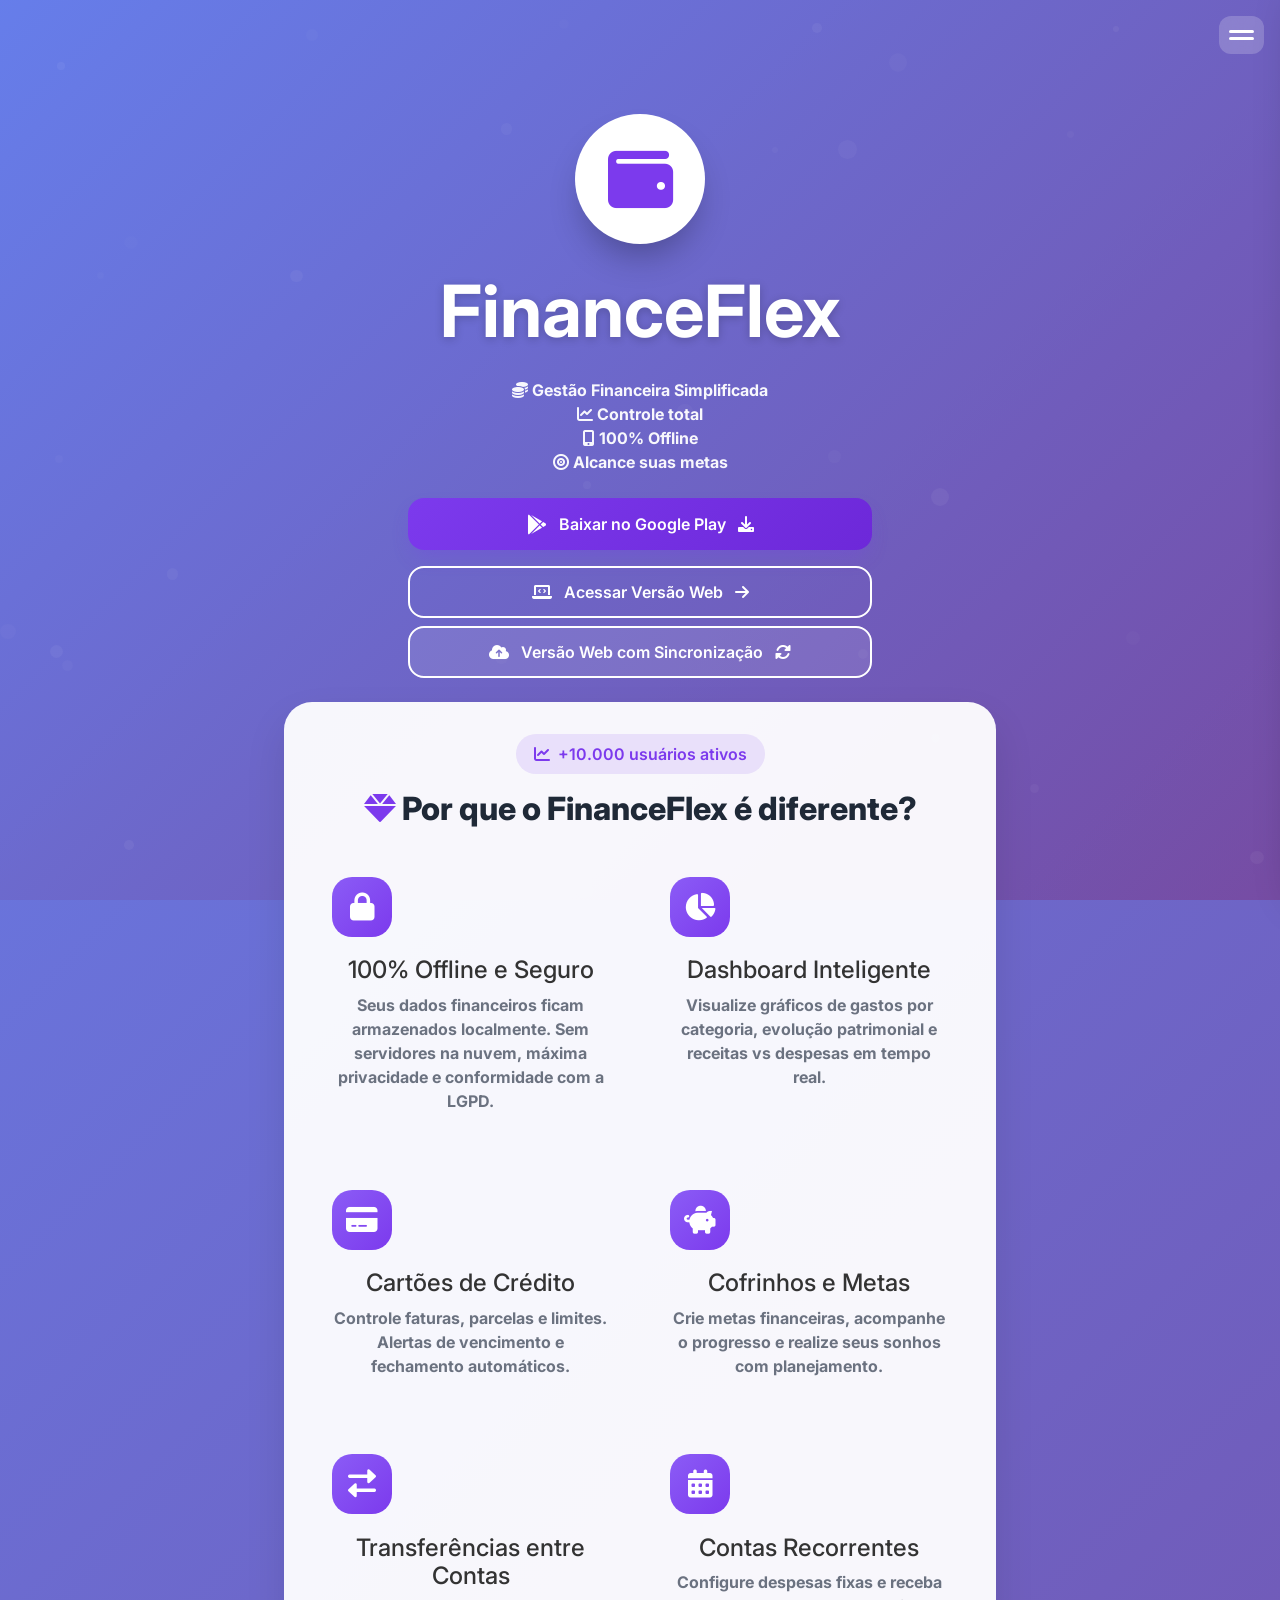
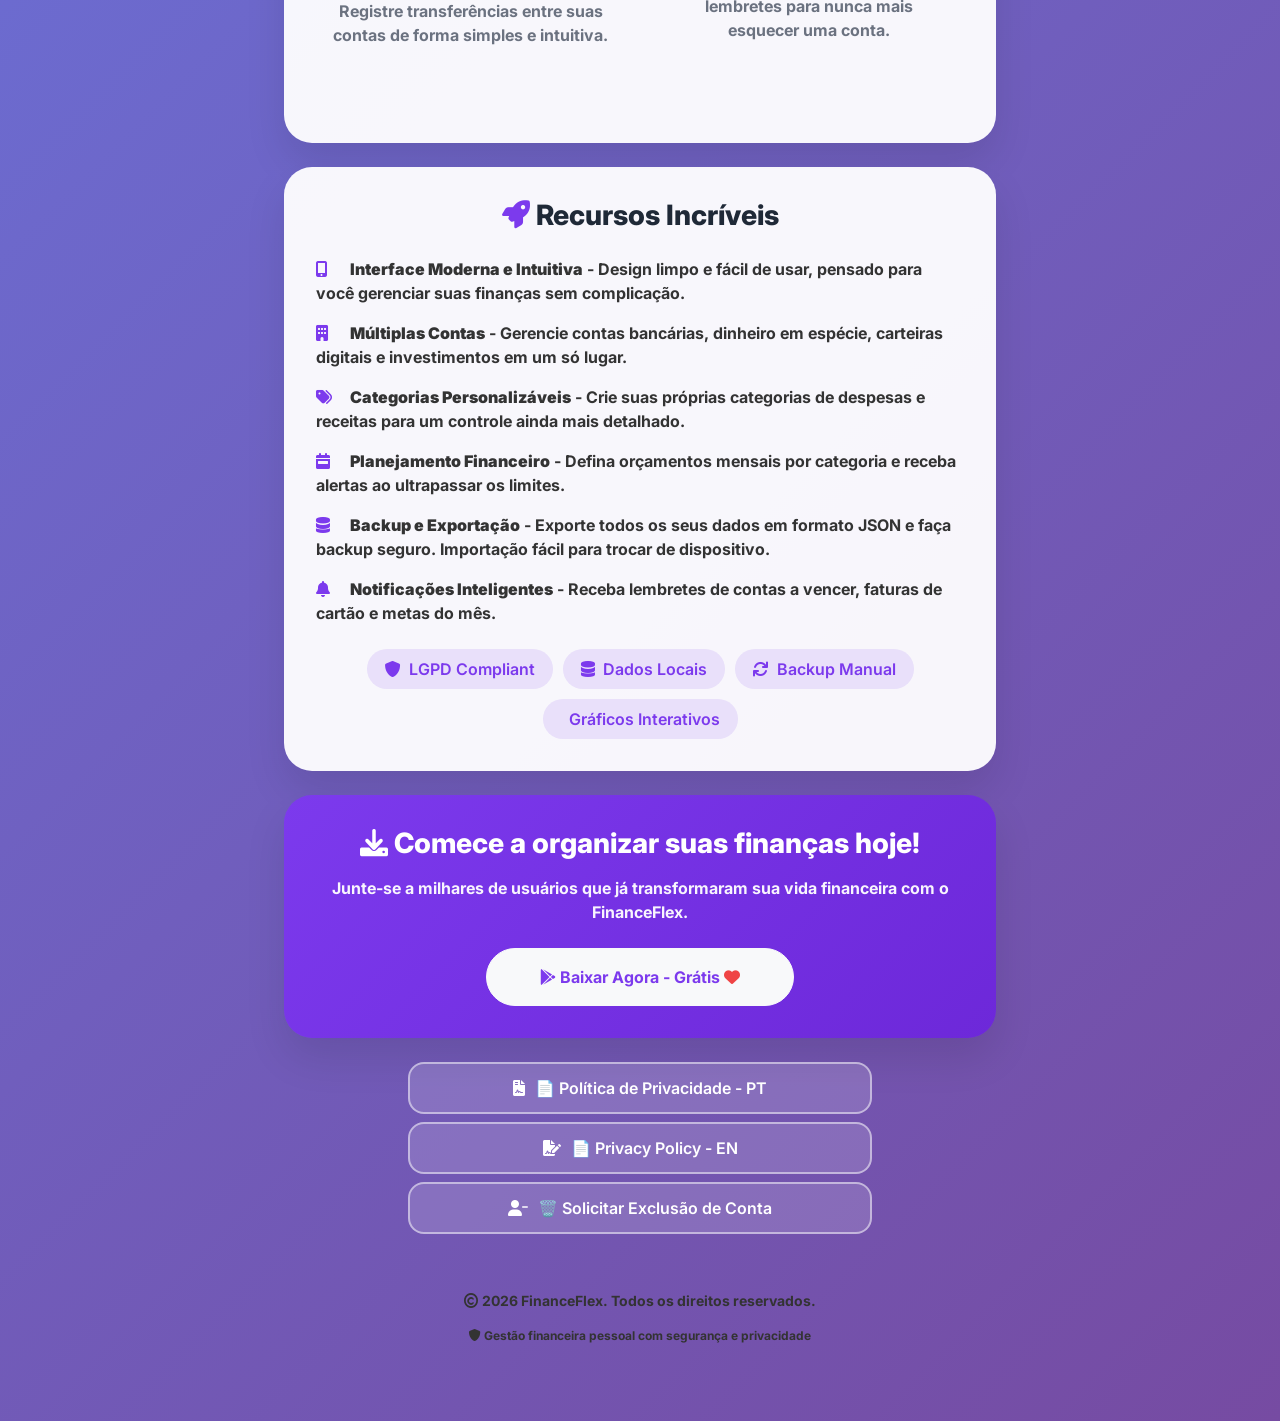
<file: financeflex-plataformas.html>
<!DOCTYPE html>
<html lang="pt-BR">
<head>
    <meta charset="UTF-8">
    <meta name="viewport" content="width=device-width, initial-scale=1, shrink-to-fit=no" />
    <meta name="description" content="💰 FinanceFlex - Controle seus gastos, organize suas finanças e alcance suas metas. App offline, seguro e intuitivo para gestão financeira pessoal." />
    
    <!-- Open Graph -->
    <meta property="og:type" content="website" />
    <meta property="og:url" content="https://financeflex.app" />
    <meta property="og:title" content="FinanceFlex - Gestão Financeira Simplificada" />
    <meta property="og:description" content="💰 FinanceFlex - Controle seus gastos, organize suas finanças e alcance suas metas. App offline, seguro e intuitivo." />
    <meta property="og:site_name" content="FinanceFlex" />
    <meta name="twitter:card" content="summary_large_image" />
    <meta name="twitter:title" content="FinanceFlex - Gestão Financeira Simplificada" />
    
    <link rel="canonical" href="https://financeflex.app" />
    <link rel="icon" type="image/svg+xml" href="img/favicon.svg" />
    
    <!-- Stylesheets -->
    <link href="https://cdn.jsdelivr.net/npm/bootstrap@4.6.0/dist/css/bootstrap.min.css" rel="stylesheet">
    <link href="https://fonts.googleapis.com/css2?family=Inter:wght@400;500;600;700;800&display=swap" rel="stylesheet">
    <link rel="stylesheet" href="https://cdnjs.cloudflare.com/ajax/libs/font-awesome/6.0.0/css/all.min.css">
    <link rel="stylesheet" href="https://cdnjs.cloudflare.com/ajax/libs/animate.css/4.1.1/animate.min.css">
    <link href="https://unpkg.com/aos@2.3.1/dist/aos.css" rel="stylesheet">
    
    <style>
        :root {
            --primary: #7C3AED;
            --primary-dark: #6D28D9;
            --primary-light: #8B5CF6;
            --secondary: #10B981;
            --danger: #EF4444;
            --warning: #F59E0B;
            --dark: #1F2937;
            --gray: #6B7280;
            --light: #F3F4F6;
        }
        
        * {
            margin: 0;
            padding: 0;
            box-sizing: border-box;
        }
        
        body {
            font-family: 'Inter', sans-serif;
            background: linear-gradient(135deg, #667eea 0%, #764ba2 100%);
            min-height: 100vh;
            overflow-x: hidden;
        }
        
        /* Floating particles animation */
        .particles {
            position: fixed;
            top: 0;
            left: 0;
            width: 100%;
            height: 100%;
            z-index: -1;
            overflow: hidden;
        }
        
        .particle {
            position: absolute;
            background: rgba(255,255,255,0.15);
            border-radius: 50%;
            animation: float 15s infinite ease-in-out;
        }
        
        @keyframes float {
            0%, 100% { transform: translateY(0) translateX(0) rotate(0deg); }
            25% { transform: translateY(-30px) translateX(15px) rotate(90deg); }
            50% { transform: translateY(-60px) translateX(30px) rotate(180deg); }
            75% { transform: translateY(-30px) translateX(15px) rotate(270deg); }
        }
        
        .link-body-backdrop {
            position: fixed;
            top: 0;
            left: 0;
            width: 100%;
            height: 100%;
            background: linear-gradient(135deg, rgba(102,126,234,0.95) 0%, rgba(118,75,162,0.95) 100%);
            z-index: -2;
        }
        
        .navbar {
            padding: 1rem 2rem;
            justify-content: flex-end;
            background: transparent;
            position: relative;
            z-index: 100;
        }
        
        .showMenu {
            background: rgba(255,255,255,0.2);
            border: none;
            border-radius: 12px;
            padding: 10px;
            cursor: pointer;
            backdrop-filter: blur(10px);
            transition: all 0.3s ease;
        }
        
        .showMenu:hover {
            background: rgba(255,255,255,0.3);
            transform: scale(1.05);
        }
        
        .showMenu ._bar {
            width: 25px;
            height: 3px;
            background: white;
            margin: 4px 0;
            border-radius: 3px;
            transition: all 0.3s ease;
        }
        
        .showMenu.iconActive ._bar:nth-child(1) {
            transform: rotate(45deg) translate(5px, 5px);
        }
        
        .showMenu.iconActive ._bar:nth-child(2) {
            transform: rotate(-45deg) translate(5px, -5px);
        }
        
        .menuContainer {
            position: fixed;
            top: 0;
            right: -320px;
            width: 300px;
            height: 100%;
            background: white;
            box-shadow: -5px 0 40px rgba(0,0,0,0.2);
            transition: right 0.4s cubic-bezier(0.2, 0.9, 0.4, 1.1);
            z-index: 1000;
            padding: 2rem 1.5rem;
        }
        
        .menuContainer.showAll {
            right: 0;
        }
        h4, p {
            color: #333333;
        }
        
        .listMenu {
            display: flex;
            flex-direction: column;
            gap: 1rem;
        }
        
        .listMenu a {
            color: var(--dark);
            text-decoration: none;
            font-weight: 500;
            padding: 12px 0;
            border-bottom: 1px solid var(--light);
            transition: all 0.3s ease;
            display: flex;
            align-items: center;
            gap: 12px;
        }
        
        .listMenu a i {
            width: 24px;
            color: var(--primary);
        }
        
        .listMenu a:hover {
            color: var(--primary);
            transform: translateX(5px);
        }
        
        .container {
            max-width: 900px;
            margin: 0 auto;
            padding: 20px;
        }
        
        /* Avatar com pulso */
        .avatar-wrapper {
            animation: pulseGlow 2s infinite;
        }
        
        @keyframes pulseGlow {
            0%, 100% {
                box-shadow: 0 0 0 0 rgba(124,58,237,0.4);
            }
            50% {
                box-shadow: 0 0 0 20px rgba(124,58,237,0);
            }
        }
        
        .link-avatar-round {
            border-radius: 50%;
            object-fit: contain;
            background: white;
            padding: 10px;
            box-shadow: 0 20px 35px -10px rgba(0,0,0,0.3);
            transition: transform 0.3s ease;
        }
        
        .link-avatar-round:hover {
            transform: scale(1.05) rotate(5deg);
        }
        
        /* Botões com hover e ícones */
        .btn-finance {
            background: linear-gradient(135deg, var(--primary) 0%, var(--primary-dark) 100%);
            color: white;
            border: none;
            padding: 14px 24px;
            border-radius: 16px;
            font-weight: 600;
            font-size: 1rem;
            transition: all 0.3s ease;
            box-shadow: 0 10px 20px -5px rgba(124,58,237,0.3);
            width: 100%;
            text-align: center;
            display: inline-flex;
            align-items: center;
            justify-content: center;
            gap: 12px;
            text-decoration: none;
            position: relative;
            overflow: hidden;
        }
        
        .btn-finance::before {
            content: '';
            position: absolute;
            top: 50%;
            left: 50%;
            width: 0;
            height: 0;
            border-radius: 50%;
            background: rgba(255,255,255,0.3);
            transform: translate(-50%, -50%);
            transition: width 0.6s, height 0.6s;
        }
        
        .btn-finance:hover::before {
            width: 300px;
            height: 300px;
        }
        
        .btn-finance:hover {
            transform: translateY(-3px);
            box-shadow: 0 15px 30px -8px rgba(124,58,237,0.5);
            color: white;
            text-decoration: none;
        }
        
        .btn-outline-finance {
            background: transparent;
            border: 2px solid white;
            color: white;
            padding: 12px 24px;
            border-radius: 16px;
            font-weight: 600;
            transition: all 0.3s ease;
            width: 100%;
            text-align: center;
            display: inline-flex;
            align-items: center;
            justify-content: center;
            gap: 12px;
            text-decoration: none;
        }
        
        .btn-outline-finance:hover {
            background: white;
            color: var(--primary);
            transform: translateY(-2px);
            text-decoration: none;
            box-shadow: 0 10px 25px rgba(0,0,0,0.1);
        }
        
        .card-info {
            background: rgba(255,255,255,0.95);
            border-radius: 28px;
            padding: 2rem;
            margin: 1.5rem 0;
            box-shadow: 0 20px 40px rgba(0,0,0,0.1);
            border: none;
            transition: transform 0.3s ease, box-shadow 0.3s ease;
        }
        
        .card-info:hover {
            transform: translateY(-5px);
            box-shadow: 0 30px 50px rgba(0,0,0,0.15);
        }
        
        .feature-icon {
            width: 60px;
            height: 60px;
            background: linear-gradient(135deg, var(--primary-light), var(--primary));
            border-radius: 20px;
            display: flex;
            align-items: center;
            justify-content: center;
            margin-bottom: 1.2rem;
            transition: all 0.3s ease;
        }
        
        .feature-icon i {
            font-size: 28px;
            color: white;
        }
        
        .feature-card {
            transition: all 0.3s ease;
            padding: 1rem;
            border-radius: 20px;
        }
        
        .feature-card:hover {
            background: rgba(124,58,237,0.05);
            transform: translateY(-8px);
        }
        
        .feature-card:hover .feature-icon {
            transform: scale(1.1) rotate(5deg);
        }
        
        .feature-grid {
            display: grid;
            grid-template-columns: repeat(auto-fit, minmax(280px, 1fr));
            gap: 1.8rem;
            margin: 2rem 0;
        }
        
        .footer-info {
            text-align: center;
            padding: 2rem;
            color: rgba(255,255,255,0.7);
            font-size: 0.875rem;
        }
        
        h1, h2, h3 {
            font-weight: 800;
        }
        
        .stats-badge {
            background: rgba(124,58,237,0.12);
            border-radius: 40px;
            padding: 8px 18px;
            font-weight: 600;
            color: var(--primary);
            display: inline-flex;
            align-items: center;
            gap: 8px;
            transition: all 0.3s ease;
        }
        
        .stats-badge:hover {
            background: rgba(124,58,237,0.2);
            transform: translateY(-2px);
        }
        
        @media (max-width: 768px) {
            .container {
                padding: 15px;
            }
            .feature-grid {
                grid-template-columns: 1fr;
            }
            .card-info {
                padding: 1.5rem;
            }
        }
        
        /* Loading animation */
        .loading-bar {
            position: fixed;
            top: 0;
            left: 0;
            width: 0;
            height: 3px;
            background: linear-gradient(90deg, var(--primary-light), var(--primary), var(--primary-dark));
            z-index: 9999;
            transition: width 0.3s;
        }
        
        /* Scroll reveal animation */
        .scroll-reveal {
            opacity: 0;
            transform: translateY(30px);
            transition: all 0.6s ease;
        }
        
        .scroll-reveal.revealed {
            opacity: 1;
            transform: translateY(0);
        }
        
        /* Badge pulse */
        @keyframes badgePulse {
            0%, 100% { opacity: 1; }
            50% { opacity: 0.7; }
        }
        
        .pulse-badge {
            animation: badgePulse 2s infinite;
        }
    </style>
</head>

<body>
    <div class="loading-bar" id="loadingBar"></div>
    <div class="particles" id="particles"></div>
    <div class="link-body-backdrop"></div>

    <div class="navbar justify-content-end p-3">
        <button onclick="showMenu()" id="showMenu" class="showMenu">
            <div class="_bar"></div>
            <div class="_bar"></div>
        </button>
        <div id="menuContainer" class="menuContainer">
            <div class="listMenu">
                <a href="#"><i class="fas fa-home"></i> Início</a>
                <a href="#sobre"><i class="fas fa-info-circle"></i> Sobre</a>
                <a href="#recursos"><i class="fas fa-cogs"></i> Recursos</a>
                <a href="Privacy-Policy-pt.html"><i class="fas fa-shield-alt"></i> Política de Privacidade | PT-BR</a>
                <a href="Privacy-Policy-en.html"><i class="fas fa-globe"></i> Privacy Policy | EN</a>
                <a href="financeflex-exclusao.html"><i class="fas fa-trash-alt"></i> Exclusão de Conta</a>
            </div>
        </div>
    </div>

    <div class="container min-vh-100">
        <div class="row d-flex justify-content-center text-center">
            <div class="col-md-10 link-content">
                <main id="links" class="my-2">
                    <div class="row" id="blocks_container">
                        
                        <!-- Avatar / Logo com animação -->
                        <div class="col-12 my-3 animate__animated animate__fadeInDown">
                            <div class="d-flex flex-column align-items-center">
                                <div class="avatar-wrapper" style="border-radius: 50%;">
                                    <div class="link-avatar-round" style="width: 130px; height: 130px; background: white; display: flex; align-items: center; justify-content: center;">
                                        <i class="fas fa-wallet" style="font-size: 65px; color: #7C3AED;"></i>
                                    </div>
                                </div>
                            </div>
                        </div>

                        <!-- Título com animação -->
                        <div class="col-12 my-2 animate__animated animate__fadeInUp">
                            <h1 class="display-3 font-weight-bold" style="color: white; text-shadow: 0 2px 10px rgba(0,0,0,0.2);">
                                FinanceFlex
                            </h1>
                        </div>

                        <!-- Subtítulo -->
                        <div class="col-12 my-2 animate__animated animate__fadeInUp animate__delay-1s">
                            <b style="color: rgba(255,255,255,0.95);">
                                <i class="fas fa-coins"></i> Gestão Financeira Simplificada </br>
                                <i class="fas fa-chart-line"></i> Controle total </br>
                                <i class="fas fa-mobile-alt"></i> 100% Offline </br>
                                <i class="fas fa-bullseye"></i> Alcance suas metas
                            </h5>
                        </div>

                        <!-- Botões com ícones aprimorados -->
                        <div class="col-12 col-lg-8 offset-lg-2 my-3 animate__animated animate__fadeInUp animate__delay-2s">
                            <a href="https://play.google.com/store/apps/details?id=com.kaiquebazil.financeflex&hl=pt_BR" target="_blank" class="btn-finance">
                                <i class="fab fa-google-play fa-lg"></i>
                                <span>Baixar no Google Play</span>
                                <i class="fas fa-download"></i>
                            </a>
                        </div>

                        <div class="col-12 col-lg-8 offset-lg-2 my-2 animate__animated animate__fadeInUp animate__delay-2s">
                            <a href="index.html" target="_blank" class="btn-outline-finance">
                                <i class="fas fa-laptop-code"></i>
                                <span>Acessar Versão Web</span>
                                <i class="fas fa-arrow-right"></i>
                            </a>
                        </div>
                        
                        <div class="col-12 col-lg-8 offset-lg-2 my-2 animate__animated animate__fadeInUp animate__delay-2s">
                            <a href="https://finance-flex-react.vercel.app/" target="_blank" class="btn-outline-finance" style="background: rgba(255,255,255,0.1);">
                                <i class="fas fa-cloud-upload-alt"></i>
                                <span>Versão Web com Sincronização</span>
                                <i class="fas fa-sync-alt"></i>
                            </a>
                        </div>

                        <!-- Sobre o FinanceFlex -->
                        <div class="col-12 my-3 scroll-reveal" id="sobre">
                            <div class="card-info">
                                <div class="text-center mb-3">
                                    <span class="stats-badge pulse-badge"><i class="fas fa-chart-line"></i> +10.000 usuários ativos</span>
                                </div>
                                <h2 class="text-center mb-4" style="color: var(--dark);">
                                    <i class="fas fa-gem" style="color: var(--primary);"></i> Por que o FinanceFlex é diferente?
                                </h2>
                                
                                <div class="feature-grid">
                                    <div class="feature-card" data-aos="fade-up" data-aos-delay="0">
                                        <div class="feature-icon"><i class="fas fa-lock"></i></div>
                                        <h4>100% Offline e Seguro</h4>
                                        <p style="color: var(--gray);">Seus dados financeiros ficam armazenados localmente. Sem servidores na nuvem, máxima privacidade e conformidade com a LGPD.</p>
                                    </div>
                                    <div class="feature-card" data-aos="fade-up" data-aos-delay="100">
                                        <div class="feature-icon"><i class="fas fa-chart-pie"></i></div>
                                        <h4>Dashboard Inteligente</h4>
                                        <p style="color: var(--gray);">Visualize gráficos de gastos por categoria, evolução patrimonial e receitas vs despesas em tempo real.</p>
                                    </div>
                                    <div class="feature-card" data-aos="fade-up" data-aos-delay="200">
                                        <div class="feature-icon"><i class="fas fa-credit-card"></i></div>
                                        <h4>Cartões de Crédito</h4>
                                        <p style="color: var(--gray);">Controle faturas, parcelas e limites. Alertas de vencimento e fechamento automáticos.</p>
                                    </div>
                                    <div class="feature-card" data-aos="fade-up" data-aos-delay="300">
                                        <div class="feature-icon"><i class="fas fa-piggy-bank"></i></div>
                                        <h4>Cofrinhos e Metas</h4>
                                        <p style="color: var(--gray);">Crie metas financeiras, acompanhe o progresso e realize seus sonhos com planejamento.</p>
                                    </div>
                                    <div class="feature-card" data-aos="fade-up" data-aos-delay="400">
                                        <div class="feature-icon"><i class="fas fa-exchange-alt"></i></div>
                                        <h4>Transferências entre Contas</h4>
                                        <p style="color: var(--gray);">Registre transferências entre suas contas de forma simples e intuitiva.</p>
                                    </div>
                                    <div class="feature-card" data-aos="fade-up" data-aos-delay="500">
                                        <div class="feature-icon"><i class="fas fa-calendar-alt"></i></div>
                                        <h4>Contas Recorrentes</h4>
                                        <p style="color: var(--gray);">Configure despesas fixas e receba lembretes para nunca mais esquecer uma conta.</p>
                                    </div>
                                </div>
                            </div>
                        </div>

                        <!-- Funcionalidades Detalhadas -->
                        <div class="col-12 my-3 scroll-reveal" id="recursos">
                            <div class="card-info">
                                <h3 class="text-center mb-4" style="color: var(--dark);">
                                    <i class="fas fa-rocket" style="color: var(--primary);"></i> Recursos Incríveis
                                </h3>
                                
                                <div style="text-align: left;">
                                    <p><i class="fas fa-mobile-alt" style="color: var(--primary); width: 30px;"></i> <strong>Interface Moderna e Intuitiva</strong> - Design limpo e fácil de usar, pensado para você gerenciar suas finanças sem complicação.</p>
                                    <p><i class="fas fa-building" style="color: var(--primary); width: 30px;"></i> <strong>Múltiplas Contas</strong> - Gerencie contas bancárias, dinheiro em espécie, carteiras digitais e investimentos em um só lugar.</p>
                                    <p><i class="fas fa-tags" style="color: var(--primary); width: 30px;"></i> <strong>Categorias Personalizáveis</strong> - Crie suas próprias categorias de despesas e receitas para um controle ainda mais detalhado.</p>
                                    <p><i class="fas fa-calendar-week" style="color: var(--primary); width: 30px;"></i> <strong>Planejamento Financeiro</strong> - Defina orçamentos mensais por categoria e receba alertas ao ultrapassar os limites.</p>
                                    <p><i class="fas fa-database" style="color: var(--primary); width: 30px;"></i> <strong>Backup e Exportação</strong> - Exporte todos os seus dados em formato JSON e faça backup seguro. Importação fácil para trocar de dispositivo.</p>
                                    <p><i class="fas fa-bell" style="color: var(--primary); width: 30px;"></i> <strong>Notificações Inteligentes</strong> - Receba lembretes de contas a vencer, faturas de cartão e metas do mês.</p>
                                </div>
                                
                                <div class="text-center mt-4 d-flex flex-wrap justify-content-center gap-2" style="gap: 10px;">
                                    <span class="stats-badge"><i class="fas fa-shield-alt"></i> LGPD Compliant</span>
                                    <span class="stats-badge"><i class="fas fa-database"></i> Dados Locais</span>
                                    <span class="stats-badge"><i class="fas fa-sync"></i> Backup Manual</span>
                                    <span class="stats-badge"><i class="fas fa-chart-simple"></i> Gráficos Interativos</span>
                                </div>
                            </div>
                        </div>

                        <!-- CTA Download -->
                        <div class="col-12 my-4 scroll-reveal">
                            <div class="card-info text-center" style="background: linear-gradient(135deg, var(--primary) 0%, var(--primary-dark) 100%); color: white; transform: scale(1); transition: transform 0.3s;">
                                <h3 class="mb-3" style="color: white;">
                                    <i class="fas fa-download"></i> Comece a organizar suas finanças hoje!
                                </h3>
                                <p style="color: rgba(255,255,255,0.95);">Junte-se a milhares de usuários que já transformaram sua vida financeira com o FinanceFlex.</p>
                                <div class="row mt-4">
                                    <div class="col-md-6 offset-md-3">
                                        <a href="https://play.google.com/store/apps/details?id=com.financeflex.app" target="_blank" class="btn btn-light btn-block font-weight-bold py-3 rounded-pill" style="color: var(--primary); transition: all 0.3s;">
                                            <i class="fab fa-google-play"></i> Baixar Agora - Grátis
                                            <i class="fas fa-heart" style="color: var(--danger);"></i>
                                        </a>
                                    </div>
                                </div>
                            </div>
                        </div>

                        <!-- Links Política e Exclusão -->
                        <div class="col-12 col-lg-8 offset-lg-2 my-2">
                            <a href="Privacy-Policy-pt.html" class="btn-outline-finance d-flex align-items-center justify-content-center gap-2" style="gap: 10px; background: rgba(255,255,255,0.15); border-color: rgba(255,255,255,0.5);">
                                <i class="fas fa-file-contract"></i>
                                <span>📄 Política de Privacidade - PT</span>
                            </a>
                        </div>

                        <div class="col-12 col-lg-8 offset-lg-2 my-2">
                            <a href="Privacy-Policy-en.html" class="btn-outline-finance d-flex align-items-center justify-content-center gap-2" style="gap: 10px; background: rgba(255,255,255,0.15); border-color: rgba(255,255,255,0.5);">
                                <i class="fas fa-file-signature"></i>
                                <span>📄 Privacy Policy - EN</span>
                            </a>
                        </div>

                        <div class="col-12 col-lg-8 offset-lg-2 my-2 mb-4">
                            <a href="financeflex-exclusao.html" class="btn-outline-finance d-flex align-items-center justify-content-center gap-2" style="gap: 10px; background: rgba(255,255,255,0.15); border-color: rgba(255,255,255,0.5);">
                                <i class="fas fa-user-minus"></i>
                                <span>🗑️ Solicitar Exclusão de Conta</span>
                            </a>
                        </div>

                        <!-- Footer -->
                        <div class="col-12">
                            <footer class="footer-info">
                                <p><i class="far fa-copyright"></i> 2026 FinanceFlex. Todos os direitos reservados.</p>
                                <p style="font-size: 0.75rem;"><i class="fas fa-shield-alt"></i> Gestão financeira pessoal com segurança e privacidade</p>
                            </footer>
                        </div>
                    </div>
                </main>
            </div>
        </div>
    </div>

    <script src="https://code.jquery.com/jquery-3.5.1.min.js"></script>
    <script src="https://cdn.jsdelivr.net/npm/bootstrap@4.6.0/dist/js/bootstrap.bundle.min.js"></script>
    <script src="https://unpkg.com/aos@2.3.1/dist/aos.js"></script>
    
    <script>
        // Inicializar AOS
        AOS.init({
            duration: 800,
            once: true,
            offset: 50
        });
        
        // Loading bar animation
        window.addEventListener('load', function() {
            const loadingBar = document.getElementById('loadingBar');
            loadingBar.style.width = '100%';
            setTimeout(() => {
                loadingBar.style.opacity = '0';
                setTimeout(() => {
                    loadingBar.style.display = 'none';
                }, 300);
            }, 500);
        });
        
        // Criar partículas flutuantes
        function createParticles() {
            const particlesContainer = document.getElementById('particles');
            for (let i = 0; i < 35; i++) {
                const particle = document.createElement('div');
                particle.classList.add('particle');
                const size = Math.random() * 15 + 5;
                particle.style.width = size + 'px';
                particle.style.height = size + 'px';
                particle.style.left = Math.random() * 100 + '%';
                particle.style.top = Math.random() * 100 + '%';
                particle.style.animationDelay = Math.random() * 15 + 's';
                particle.style.animationDuration = Math.random() * 10 + 12 + 's';
                particle.style.opacity = Math.random() * 0.3 + 0.1;
                particlesContainer.appendChild(particle);
            }
        }
        createParticles();
        
        // Menu toggle
        function showMenu() {
            var ico = document.getElementById("showMenu");
            ico.classList.toggle("iconActive");
            var element = document.getElementById("menuContainer");
            element.classList.toggle("showAll");
        }
        
        // Fechar menu ao clicar fora
        document.addEventListener('click', function(event) {
            const menu = document.getElementById('menuContainer');
            const btn = document.getElementById('showMenu');
            if (menu && menu.classList.contains('showAll')) {
                if (!menu.contains(event.target) && !btn.contains(event.target)) {
                    menu.classList.remove('showAll');
                    btn.classList.remove('iconActive');
                }
            }
        });
        
        // Scroll reveal manual (fallback)
        const revealElements = document.querySelectorAll('.scroll-reveal');
        function checkReveal() {
            revealElements.forEach(el => {
                const rect = el.getBoundingClientRect();
                const windowHeight = window.innerHeight;
                if (rect.top < windowHeight - 100) {
                    el.classList.add('revealed');
                }
            });
        }
        window.addEventListener('scroll', checkReveal);
        window.addEventListener('load', checkReveal);
        
        // Smooth scroll para âncoras
        document.querySelectorAll('a[href^="#"]').forEach(anchor => {
            anchor.addEventListener('click', function (e) {
                const target = document.querySelector(this.getAttribute('href'));
                if (target) {
                    e.preventDefault();
                    target.scrollIntoView({ behavior: 'smooth' });
                    if (document.getElementById('menuContainer').classList.contains('showAll')) {
                        document.getElementById('menuContainer').classList.remove('showAll');
                        document.getElementById('showMenu').classList.remove('iconActive');
                    }
                }
            });
        });
    </script>
</body>
</html>
</file>
